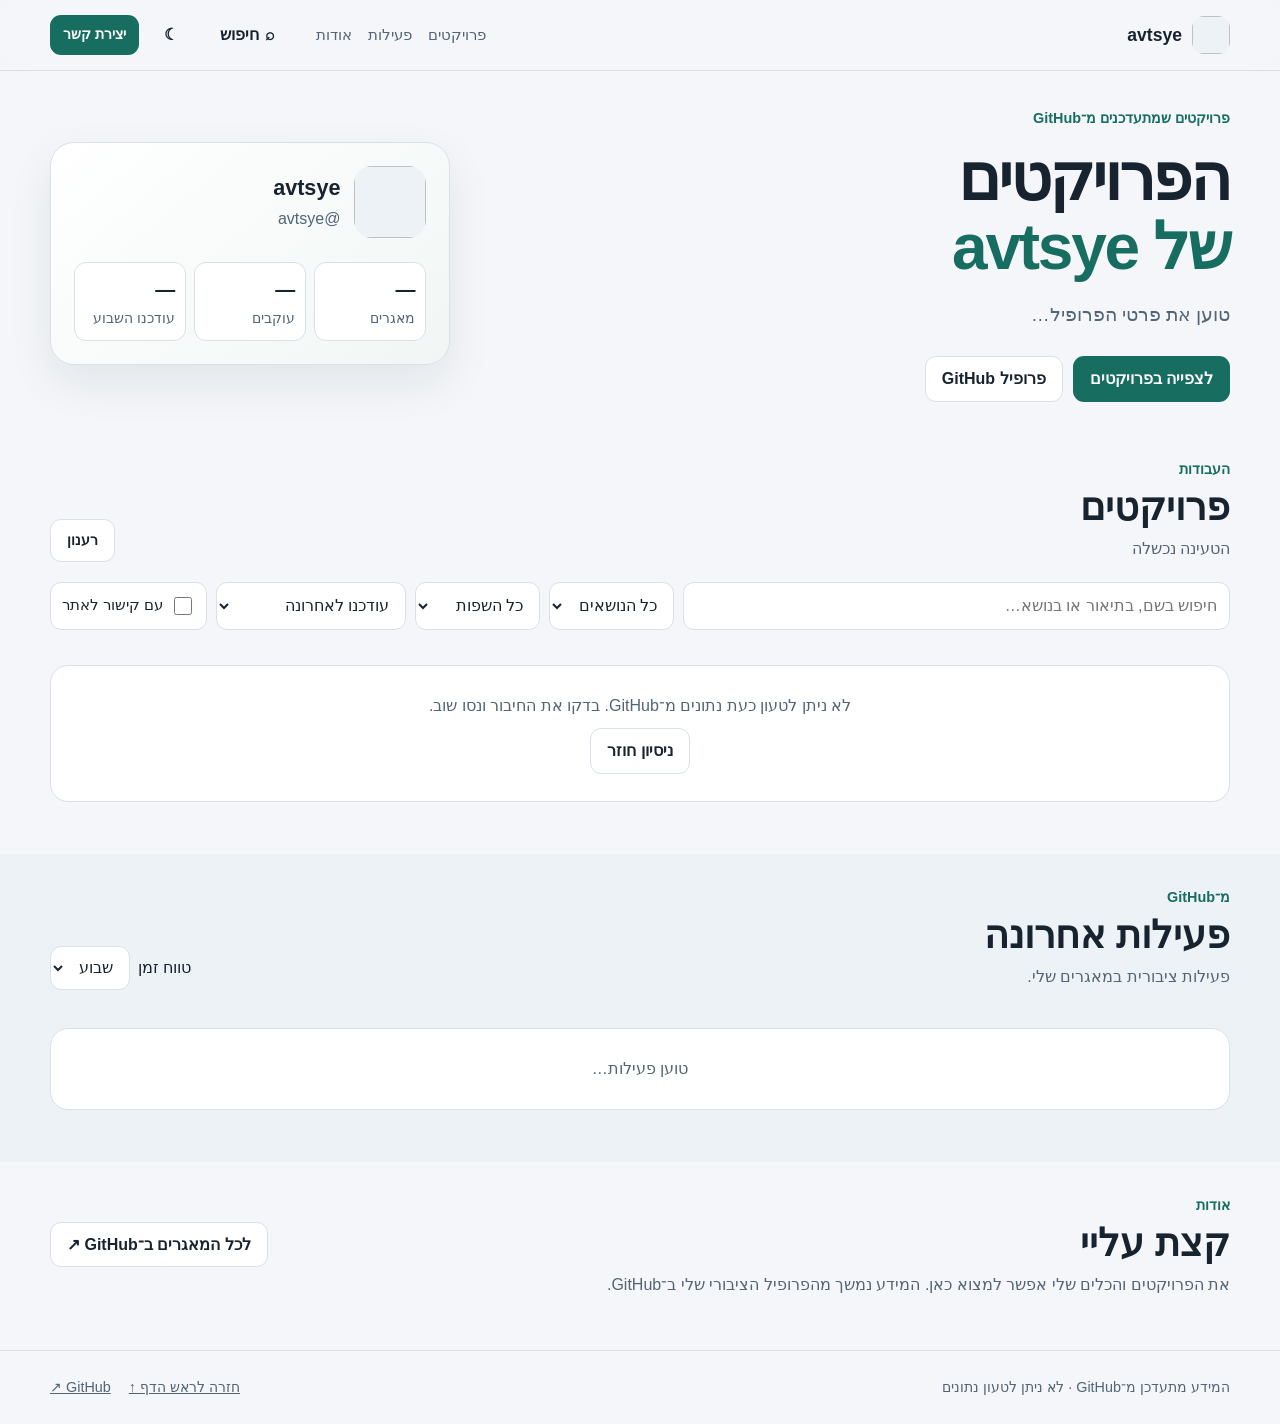
<file: index.html>
<!doctype html>
<html lang="he" dir="rtl">
<head>
  <meta charset="utf-8">
  <meta name="viewport" content="width=device-width, initial-scale=1">
  <meta name="description" content="הפרויקטים, הכלים והפעילות של avtsye — מידע שמתעדכן ישירות מ־GitHub.">
  <meta name="theme-color" content="#111827">
  <meta property="og:type" content="website">
  <meta property="og:title" content="הפרויקטים של avtsye">
  <meta property="og:description" content="פרויקטים, כלים ופעילות שמתעדכנים מ־GitHub.">
  <meta name="twitter:card" content="summary">
  <meta property="og:url" content="https://avtsye.github.io/index/">
  <link rel="canonical" href="https://avtsye.github.io/index/">
  <link rel="icon" type="image/svg+xml" href="favicon.svg">
  <link rel="manifest" href="manifest.webmanifest">
  <link rel="stylesheet" href="style.css?v=9">
  <title>הפרויקטים של avtsye</title>
  <script src="config.js?v=9" defer></script>
  <script src="app.js?v=9" defer></script>
</head>
<body>
  <a class="skip" href="#projects">דלגו לפרויקטים</a>
  <header class="site-header"><div class="wrap nav">
    <a class="brand" href="#top"><img id="navAvatar" width="38" height="38" alt=""><span id="navName">avtsye</span></a>
    <nav aria-label="ניווט ראשי"><a href="#projects">פרויקטים</a><a href="#activitySec" id="activityLink">פעילות</a><a href="#about">אודות</a></nav>
    <div class="nav-actions"><button id="quickSearch" class="quiet" type="button" aria-label="חיפוש מהיר">⌕ <span>חיפוש</span></button><button id="theme" class="quiet" type="button" aria-label="החלפת ערכת נושא">☾</button><button id="contact" class="primary small" type="button">יצירת קשר</button></div>
  </div></header>
  <main id="top">
    <section class="hero wrap" aria-labelledby="heroTitle"><div class="hero-copy"><span class="eyebrow">פרויקטים שמתעדכנים מ־GitHub</span><h1 id="heroTitle">הפרויקטים<br><span>של avtsye</span></h1><p id="bio" class="lead">טוען את פרטי הפרופיל…</p><div class="hero-actions"><a class="primary" href="#projects">לצפייה בפרויקטים</a><a class="secondary" id="profileLink" href="https://github.com/avtsye" target="_blank" rel="noopener noreferrer">פרופיל GitHub</a></div></div><aside class="profile" aria-label="פרטי פרופיל"><img id="avatar" width="72" height="72" alt=""><div><h2 id="name">avtsye</h2><span id="login">@avtsye</span></div><div class="stats"><div><b id="repoCount">—</b><span>מאגרים</span></div><div><b id="followers">—</b><span>עוקבים</span></div><div><b id="updatedThisWeek">—</b><span>עודכנו השבוע</span></div></div></aside></section>
    <section id="projects" class="section wrap" aria-labelledby="projectsTitle"><div class="section-head"><div><span class="kicker">העבודות</span><h2 id="projectsTitle">פרויקטים</h2><p id="resultCount" aria-live="polite">טוען פרויקטים…</p></div><div class="refresh"><span id="updated" aria-live="polite"></span><button id="refresh" class="secondary" type="button">רענון</button></div></div>
      <div class="toolbar"><label class="search-field"><span class="sr-only">חיפוש פרויקטים</span><input id="q" type="search" placeholder="חיפוש בשם, בתיאור או בנושא…" autocomplete="off"></label><label class="sr-only" for="topic">נושא</label><select id="topic"><option value="">כל הנושאים</option></select><label class="sr-only" for="lang">שפה</label><select id="lang"><option value="">כל השפות</option></select><label class="sr-only" for="sort">מיון</label><select id="sort"><option value="updated">עודכנו לאחרונה</option><option value="stars">הכי הרבה כוכבים</option><option value="name">לפי שם</option><option value="activity">לפי פעילות ציבורית אחרונה</option></select><label class="toggle"><input id="siteOnly" type="checkbox">עם קישור לאתר</label><button id="clearFilters" class="quiet" type="button" hidden>ניקוי סינון</button></div>
      <div id="topicChips" class="topic-chips" aria-label="נושאים נפוצים"></div><div id="repos" class="grid" aria-live="polite"><div class="skeleton"></div><div class="skeleton"></div><div class="skeleton"></div></div><button id="more" class="secondary more" type="button" hidden>הצגת פרויקטים נוספים</button>
    </section>
    <section id="activitySec" class="section activity-section" aria-labelledby="activityTitle"><div class="wrap"><div class="section-head"><div><span class="kicker">מ־GitHub</span><h2 id="activityTitle">פעילות אחרונה</h2><p>פעילות ציבורית במאגרים שלי.</p></div><label>טווח זמן <select id="activityRange"><option value="7">שבוע</option><option value="30">חודש</option></select></label></div><div id="dashStats" class="dashstats"></div><div id="activity" class="activity" aria-live="polite"><div class="loading">טוען פעילות…</div></div></div></section>
    <section id="about" class="section wrap about" aria-labelledby="aboutTitle"><div><span class="kicker">אודות</span><h2 id="aboutTitle">קצת עליי</h2><p id="aboutText">את הפרויקטים והכלים שלי אפשר למצוא כאן. המידע נמשך מהפרופיל הציבורי שלי ב־GitHub.</p></div><a id="aboutGitHub" class="secondary" href="https://github.com/avtsye" target="_blank" rel="noopener noreferrer">לכל המאגרים ב־GitHub ↗</a></section>
  </main>
  <footer><div class="wrap foot"><span>המידע מתעדכן מ־GitHub · <span id="dataState">ממתין לנתונים</span></span><div><a href="#top">חזרה לראש הדף ↑</a><a id="footerGh" href="https://github.com/avtsye" target="_blank" rel="noopener noreferrer">GitHub ↗</a></div></div></footer>
  <dialog id="details" class="dialog" aria-labelledby="detailsTitle"><div class="dialog-head"><h2 id="detailsTitle">פרטי פרויקט</h2><button class="close" data-close="details" type="button" aria-label="סגירה">×</button></div><div id="detailsBody"></div></dialog>
  <dialog id="palette" class="dialog palette" aria-label="חיפוש מהיר"><div class="dialog-head"><h2>חיפוש מהיר</h2><button class="close" data-close="palette" type="button" aria-label="סגירה">×</button></div><label class="sr-only" for="cmd">חיפוש פרויקט</label><input id="cmd" type="search" placeholder="הקלידו שם פרויקט…"><div id="cmdResults"></div></dialog>
  <dialog id="contactModal" class="dialog contactbox" aria-labelledby="contactHeading"><div class="dialog-head"><h2 id="contactHeading">יצירת קשר</h2><button class="close" data-close="contactModal" type="button" aria-label="סגירה">×</button></div><p>שלחו הודעה ואוכל להשיב לכתובת שתזינו. הפנייה נשמרת במאגר פרטי.</p><form id="contactForm"><label>שם<input name="name" required minlength="2" maxlength="100" autocomplete="name"></label><label>אימייל לחזרה<input name="email" type="email" dir="ltr" required maxlength="180" autocomplete="email"></label><label>נושא<input name="subject" maxlength="150"></label><label>הודעה<textarea name="message" required minlength="3" maxlength="5000" rows="5"></textarea></label><input class="hp" name="website" tabindex="-1" autocomplete="off" aria-hidden="true"><button id="contactSubmit" class="primary" type="submit">שליחת הפנייה</button><p id="contactStatus" class="formstatus" role="status" aria-live="polite"></p></form></dialog>
  <div id="toast" class="toast" role="status" aria-live="polite"></div>
</body>
</html>
</file>
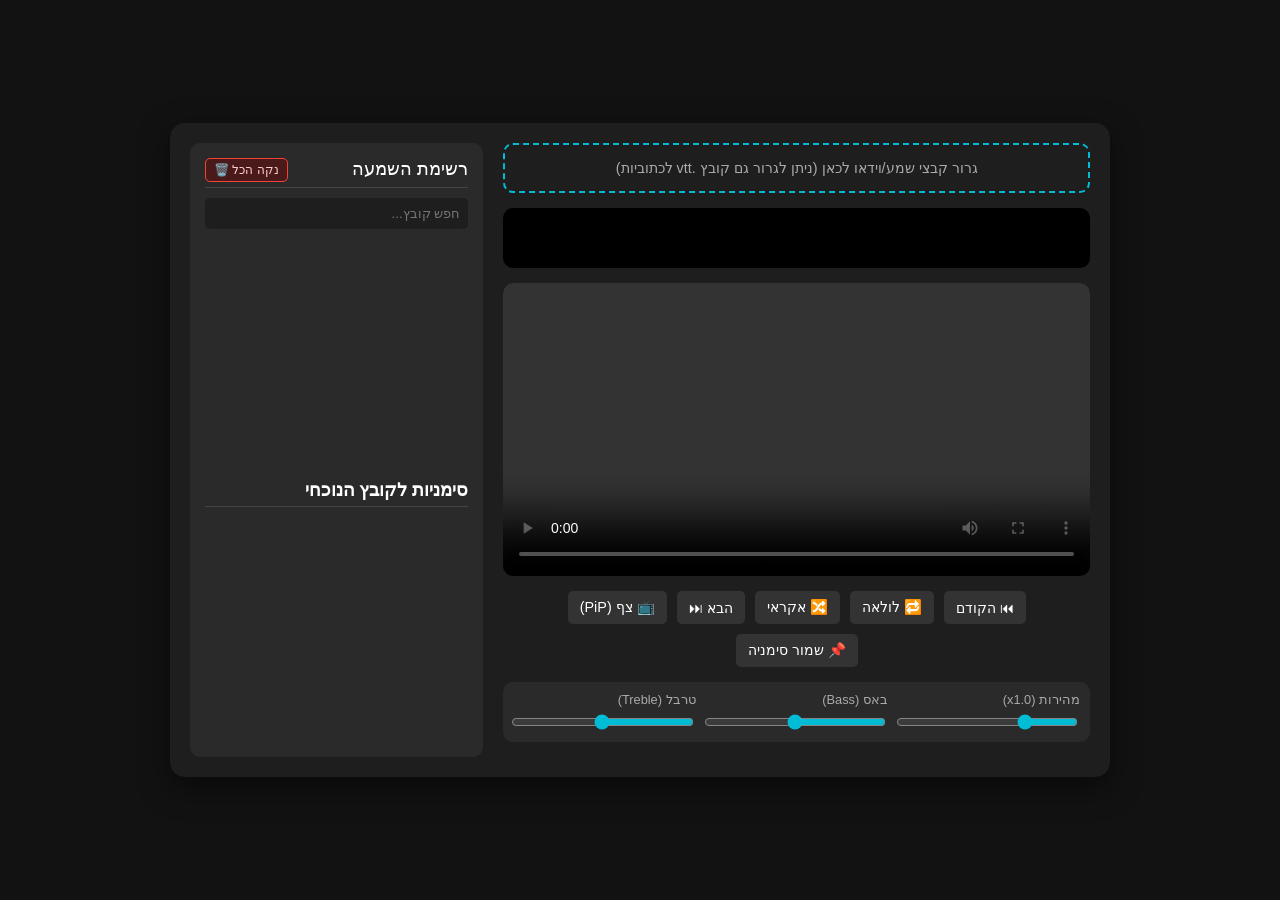
<file: advanced_media_player.html>
<!DOCTYPE html>
<html lang="he" dir="rtl">
<head>
    <meta charset="UTF-8">
    <meta name="viewport" content="width=device-width, initial-scale=1.0">
    <title>נגן מדיה מתקדם - PWA</title>
    <style>
        :root {
            --bg-color: #121212;
            --surface-color: #1e1e1e;
            --primary-color: #00bcd4;
            --secondary-color: #ff4081;
            --danger-color: #f44336;
            --text-color: #ffffff;
            --text-secondary: #aaaaaa;
        }

        body {
            font-family: 'Segoe UI', Tahoma, Geneva, Verdana, sans-serif;
            background-color: var(--bg-color);
            color: var(--text-color);
            margin: 0;
            display: flex;
            justify-content: center;
            align-items: center;
            min-height: 100vh;
            padding: 20px;
            box-sizing: border-box;
        }

        .player-container {
            background-color: var(--surface-color);
            width: 100%;
            max-width: 900px;
            border-radius: 15px;
            padding: 20px;
            box-shadow: 0 10px 30px rgba(0,0,0,0.5);
            display: grid;
            grid-template-columns: 2fr 1fr;
            gap: 20px;
        }

        @media (max-width: 768px) {
            .player-container {
                grid-template-columns: 1fr;
            }
        }

        .main-panel {
            display: flex;
            flex-direction: column;
        }

        .side-panel {
            background: #2a2a2a;
            padding: 15px;
            border-radius: 10px;
            display: flex;
            flex-direction: column;
            max-height: 700px;
        }

        /* Drag & Drop Zone */
        #drop-zone {
            border: 2px dashed var(--primary-color);
            border-radius: 10px;
            padding: 15px;
            text-align: center;
            color: var(--text-secondary);
            cursor: pointer;
            transition: 0.3s;
            margin-bottom: 15px;
            font-size: 0.9em;
        }

        #drop-zone:hover, #drop-zone.dragover {
            background-color: rgba(0, 188, 212, 0.1);
            color: var(--primary-color);
        }

        canvas {
            width: 100%;
            height: 60px;
            background-color: #000;
            border-radius: 10px;
            margin-bottom: 15px;
        }

        video {
            width: 100%;
            max-height: 350px;
            background-color: #000;
            border-radius: 10px;
            margin-bottom: 15px;
            outline: none;
            min-height: 50px;
        }

        /* Button Controls */
        .btn-controls {
            display: flex;
            justify-content: center;
            gap: 10px;
            margin-bottom: 15px;
            flex-wrap: wrap;
        }

        button {
            background-color: #333;
            color: white;
            border: none;
            padding: 8px 12px;
            border-radius: 5px;
            cursor: pointer;
            transition: 0.2s;
            font-size: 0.9em;
        }

        button:hover { background-color: var(--primary-color); color: #000; }
        button.active { background-color: var(--secondary-color); color: #fff; }
        
        button.danger { background-color: #4a1a1a; color: #ffcccc; border: 1px solid var(--danger-color); }
        button.danger:hover { background-color: var(--danger-color); color: white; }

        /* Slider Controls */
        .sliders {
            display: grid;
            grid-template-columns: 1fr 1fr 1fr;
            gap: 10px;
            margin-bottom: 15px;
            background: #2a2a2a;
            padding: 10px;
            border-radius: 10px;
        }

        .control-group {
            display: flex;
            flex-direction: column;
        }

        .control-group label {
            font-size: 0.8em;
            color: var(--text-secondary);
            margin-bottom: 5px;
        }

        input[type=range] { width: 100%; accent-color: var(--primary-color); }

        /* Playlists & Bookmarks */
        .panel-title {
            font-size: 1.1em;
            border-bottom: 1px solid #444;
            padding-bottom: 5px;
            margin-bottom: 10px;
            margin-top: 0;
            display: flex;
            justify-content: space-between;
            align-items: center;
        }

        .search-bar {
            width: 100%;
            padding: 8px;
            border-radius: 5px;
            border: none;
            background: #1e1e1e;
            color: white;
            margin-bottom: 10px;
            box-sizing: border-box;
        }

        ul {
            list-style: none;
            padding: 0;
            margin: 0;
            overflow-y: auto;
            flex-grow: 1;
        }

        #playlist li, #bookmarks-list li {
            padding: 8px;
            background: #1e1e1e;
            margin-bottom: 5px;
            border-radius: 5px;
            cursor: pointer;
            font-size: 0.9em;
            display: flex;
            justify-content: space-between;
            align-items: center;
        }

        #playlist li:hover, #bookmarks-list li:hover { background: #444; }
        #playlist li.playing { background: var(--primary-color); color: #000; font-weight: bold; }
        
        .track-info {
            display: flex;
            align-items: center;
            gap: 8px;
            flex-grow: 1;
            overflow: hidden;
            text-overflow: ellipsis;
            white-space: nowrap;
        }

        .action-btn {
            background: none;
            border: none;
            color: var(--text-secondary);
            cursor: pointer;
            padding: 5px;
            border-radius: 3px;
        }
        .action-btn:hover { background: rgba(255,0,0,0.2); color: var(--danger-color); }
        .playing .action-btn { color: #000; }
        .playing .action-btn:hover { background: rgba(0,0,0,0.1); color: #d32f2f; }


        .bookmarks-container {
            margin-top: 15px;
            display: flex;
            flex-direction: column;
            flex-grow: 1;
        }

        #fileInput { display: none; }
    </style>
</head>
<body>

    <div class="player-container">
        
        <!-- Main Panel -->
        <div class="main-panel">
            <div id="drop-zone" onclick="document.getElementById('fileInput').click()">
                גרור קבצי שמע/וידאו לכאן (ניתן לגרור גם קובץ .vtt לכתוביות)
            </div>
            <input type="file" id="fileInput" accept="audio/*, video/*, .vtt" multiple onchange="handleFiles(this.files)">

            <canvas id="visualizer"></canvas>
            
            <video id="mediaPlayer" controls playsinline>
                <track id="subtitleTrack" kind="subtitles" srclang="he" label="עברית" default>
            </video>

            <div class="btn-controls">
                <button onclick="playPrev()">⏮ הקודם</button>
                <button id="btnLoop" onclick="toggleLoop()">🔁 לולאה</button>
                <button id="btnShuffle" onclick="toggleShuffle()">🔀 אקראי</button>
                <button onclick="playNext()">הבא ⏭</button>
                <button onclick="togglePiP()">📺 צף (PiP)</button>
                <button onclick="addBookmark()">📌 שמור סימניה</button>
            </div>

            <div class="sliders">
                <div class="control-group">
                    <label>מהירות (x<span id="speedVal">1.0</span>)</label>
                    <input type="range" id="speed" min="0.25" max="3" step="0.25" value="1" oninput="changeSpeed(this.value)">
                </div>
                <div class="control-group">
                    <label>באס (Bass)</label>
                    <input type="range" id="bass" min="-20" max="20" step="1" value="0" oninput="updateEQ()">
                </div>
                <div class="control-group">
                    <label>טרבל (Treble)</label>
                    <input type="range" id="treble" min="-20" max="20" step="1" value="0" oninput="updateEQ()">
                </div>
            </div>
        </div>

        <!-- Side Panel -->
        <div class="side-panel">
            <div class="panel-title">
                <span>רשימת השמעה</span>
                <button class="danger" onclick="clearDatabase()" style="font-size: 0.7em; padding: 4px 8px;">נקה הכל 🗑️</button>
            </div>
            <input type="text" class="search-bar" placeholder="חפש קובץ..." oninput="filterPlaylist(this.value)">
            <ul id="playlist"></ul>

            <div class="bookmarks-container">
                <h3 class="panel-title">סימניות לקובץ הנוכחי</h3>
                <ul id="bookmarks-list"></ul>
            </div>
        </div>

    </div>

    <script>
        // -- Global Variables --
        let db;
        let audioCtx, analyser, source, bassNode, trebleNode;
        let currentObjectUrl = null;
        let subtitleUrl = null;
        const player = document.getElementById('mediaPlayer');
        const canvas = document.getElementById('visualizer');
        const canvasCtx = canvas.getContext('2d');
        
        let allTracks = [];
        let currentTrackId = null;
        let isLoop = false;
        let isShuffle = false;

        // -- Initialize IndexedDB --
        const request = indexedDB.open("ProMediaDB", 1);
        request.onupgradeneeded = e => {
            db = e.target.result;
            db.createObjectStore("tracks", { keyPath: "id", autoIncrement: true });
        };
        request.onsuccess = e => {
            db = e.target.result;
            loadPlaylist();
            restoreState();
        };

        // -- Drag and Drop --
        const dropZone = document.getElementById('drop-zone');
        dropZone.addEventListener('dragover', e => { e.preventDefault(); dropZone.classList.add('dragover'); });
        dropZone.addEventListener('dragleave', () => dropZone.classList.remove('dragover'));
        dropZone.addEventListener('drop', e => {
            e.preventDefault();
            dropZone.classList.remove('dragover');
            handleFiles(e.dataTransfer.files);
        });

        function handleFiles(files) {
            const transaction = db.transaction(["tracks"], "readwrite");
            const store = transaction.objectStore("tracks");
            let audioVideoAdded = false;

            Array.from(files).forEach(file => {
                if (file.type.startsWith('audio/') || file.type.startsWith('video/')) {
                    store.add({ name: file.name, type: file.type.startsWith('video/') ? 'video' : 'audio', blob: file });
                    audioVideoAdded = true;
                } else if (file.name.endsWith('.vtt')) {
                    if (subtitleUrl) URL.revokeObjectURL(subtitleUrl);
                    subtitleUrl = URL.createObjectURL(file);
                    document.getElementById('subtitleTrack').src = subtitleUrl;
                    alert("נטענו כתוביות בהצלחה!");
                }
            });
            
            if (audioVideoAdded) {
                transaction.oncomplete = () => loadPlaylist();
            }
        }

        // -- Load Playlist & File Management --
        function loadPlaylist(filter = "") {
            const list = document.getElementById('playlist');
            list.innerHTML = "";
            allTracks = [];
            
            db.transaction("tracks").objectStore("tracks").openCursor().onsuccess = e => {
                const cursor = e.target.result;
                if (cursor) {
                    allTracks.push(cursor.value);
                    if (cursor.value.name.toLowerCase().includes(filter.toLowerCase())) {
                        const li = document.createElement("li");
                        li.dataset.id = cursor.value.id;
                        
                        const trackInfo = document.createElement("div");
                        trackInfo.className = "track-info";
                        trackInfo.innerHTML = `<span>${cursor.value.type === 'video' ? '🎬' : '🎵'}</span> <span>${cursor.value.name}</span>`;
                        trackInfo.onclick = () => playTrack(cursor.value);
                        
                        const deleteBtn = document.createElement("button");
                        deleteBtn.className = "action-btn";
                        deleteBtn.innerHTML = "🗑️";
                        deleteBtn.title = "מחק קובץ";
                        deleteBtn.onclick = (e) => {
                            e.stopPropagation(); // מונע הפעלת השיר בעת לחיצה על מחיקה
                            deleteTrack(cursor.value.id);
                        };

                        li.appendChild(trackInfo);
                        li.appendChild(deleteBtn);
                        list.appendChild(li);
                    }
                    cursor.continue();
                } else {
                    highlightCurrentTrack();
                }
            };
        }

        function filterPlaylist(query) { loadPlaylist(query); }

        function deleteTrack(id) {
            if(confirm("האם למחוק קובץ זה?")) {
                const transaction = db.transaction(["tracks"], "readwrite");
                transaction.objectStore("tracks").delete(id);
                transaction.oncomplete = () => {
                    // אם השיר שנמחק הוא זה שמתנגן כעת
                    if (id === currentTrackId) {
                        player.pause();
                        player.src = "";
                        currentTrackId = null;
                        localStorage.removeItem('lastTrackId');
                        document.getElementById('bookmarks-list').innerHTML = ""; // ניקוי סימניות לשיר שנמחק
                    }
                    loadPlaylist();
                };
            }
        }

        function clearDatabase() {
            if(confirm("אזהרה: פעולה זו תמחק את כל הקבצים והשירים ששמורים בנגן. האם להמשיך?")) {
                const transaction = db.transaction(["tracks"], "readwrite");
                transaction.objectStore("tracks").clear();
                transaction.oncomplete = () => {
                    player.pause();
                    player.src = "";
                    currentTrackId = null;
                    localStorage.removeItem('lastTrackId');
                    document.getElementById('bookmarks-list').innerHTML = "";
                    loadPlaylist();
                    alert("המסד נתונים נוקה בהצלחה.");
                };
            }
        }

        // -- Playback --
        function playTrack(track, resumeTime = 0) {
            initWebAudio();
            currentTrackId = track.id;
            
            if (currentObjectUrl) URL.revokeObjectURL(currentObjectUrl);
            currentObjectUrl = URL.createObjectURL(track.blob); 
            
            player.src = currentObjectUrl;
            player.currentTime = resumeTime;
            player.play().catch(e => console.log("Requires interaction"));

            highlightCurrentTrack();
            loadBookmarks();

            localStorage.setItem('lastTrackId', track.id);
        }

        function highlightCurrentTrack() {
            document.querySelectorAll('#playlist li').forEach(li => li.classList.remove('playing'));
            if (currentTrackId) {
                const activeLi = document.querySelector(`#playlist li[data-id='${currentTrackId}']`);
                if (activeLi) activeLi.classList.add('playing');
            }
        }

        // -- Controls (Next/Prev/Loop/Shuffle) --
        function toggleLoop() {
            isLoop = !isLoop;
            document.getElementById('btnLoop').classList.toggle('active', isLoop);
            player.loop = isLoop;
        }

        function toggleShuffle() {
            isShuffle = !isShuffle;
            document.getElementById('btnShuffle').classList.toggle('active', isShuffle);
        }

        function playNext() {
            if (allTracks.length === 0) return;
            if (isShuffle) {
                const randomIndex = Math.floor(Math.random() * allTracks.length);
                playTrack(allTracks[randomIndex]);
                return;
            }
            const currentIndex = allTracks.findIndex(t => t.id === currentTrackId);
            const nextIndex = (currentIndex + 1) % allTracks.length;
            playTrack(allTracks[nextIndex]);
        }

        function playPrev() {
            if (allTracks.length === 0) return;
            const currentIndex = allTracks.findIndex(t => t.id === currentTrackId);
            const prevIndex = (currentIndex - 1 + allTracks.length) % allTracks.length;
            playTrack(allTracks[prevIndex]);
        }

        player.addEventListener('ended', () => {
            if (!isLoop) playNext();
        });

        // -- Picture in Picture --
        async function togglePiP() {
            if (document.pictureInPictureElement) {
                await document.exitPictureInPicture();
            } else if (player.readyState >= 2 && player.videoWidth > 0) {
                await player.requestPictureInPicture().catch(err => alert("שגיאה בהפעלת PiP (אפשרי רק בווידאו)"));
            }
        }

        // -- Bookmarks --
        function formatTime(seconds) {
            const m = Math.floor(seconds / 60).toString().padStart(2, '0');
            const s = Math.floor(seconds % 60).toString().padStart(2, '0');
            return `${m}:${s}`;
        }

        function addBookmark() {
            if (!currentTrackId) return alert("יש לנגן קובץ תחילה");
            const time = player.currentTime;
            const key = `bookmarks_${currentTrackId}`;
            const bookmarks = JSON.parse(localStorage.getItem(key) || "[]");
            
            bookmarks.push(time);
            bookmarks.sort((a, b) => a - b);
            localStorage.setItem(key, JSON.stringify(bookmarks));
            loadBookmarks();
        }

        function loadBookmarks() {
            const list = document.getElementById('bookmarks-list');
            list.innerHTML = "";
            if (!currentTrackId) return;
            
            const key = `bookmarks_${currentTrackId}`;
            const bookmarks = JSON.parse(localStorage.getItem(key) || "[]");
            
            bookmarks.forEach((time, index) => {
                const li = document.createElement("li");
                
                const bmInfo = document.createElement("div");
                bmInfo.className = "track-info";
                bmInfo.style.cursor = "pointer";
                bmInfo.innerHTML = `<span>סימניה ${index + 1}</span> <span style="color:var(--primary-color)">${formatTime(time)}</span>`;
                bmInfo.onclick = () => { player.currentTime = time; player.play(); };

                const delBtn = document.createElement("button");
                delBtn.className = "action-btn";
                delBtn.innerHTML = "❌";
                delBtn.style.opacity = "0.7";
                delBtn.onclick = (e) => {
                    e.stopPropagation();
                    bookmarks.splice(index, 1);
                    localStorage.setItem(key, JSON.stringify(bookmarks));
                    loadBookmarks();
                };
                
                li.appendChild(bmInfo);
                li.appendChild(delBtn);
                list.appendChild(li);
            });
        }

        // -- Keyboard Shortcuts --
        document.addEventListener('keydown', (e) => {
            if (e.target.tagName === 'INPUT') return;
            
            switch(e.code) {
                case 'Space': 
                    e.preventDefault(); 
                    player.paused ? player.play() : player.pause(); 
                    break;
                case 'ArrowRight': 
                    player.currentTime = Math.min(player.duration, player.currentTime + 10); 
                    break;
                case 'ArrowLeft': 
                    player.currentTime = Math.max(0, player.currentTime - 10); 
                    break;
                case 'ArrowUp': 
                    e.preventDefault();
                    player.volume = Math.min(1, player.volume + 0.1); 
                    break;
                case 'ArrowDown': 
                    e.preventDefault();
                    player.volume = Math.max(0, player.volume - 0.1); 
                    break;
            }
        });

        // -- State Persistence --
        player.addEventListener('timeupdate', () => {
            if (player.currentTime > 0) localStorage.setItem('lastTrackTime', player.currentTime);
        });

        function restoreState() {
            const lastTrackId = localStorage.getItem('lastTrackId');
            const lastTime = localStorage.getItem('lastTrackTime');
            
            if (lastTrackId) {
                const req = db.transaction("tracks").objectStore("tracks").get(Number(lastTrackId));
                req.onsuccess = () => {
                    if (req.result) {
                        currentTrackId = req.result.id;
                        playTrack(req.result, Number(lastTime || 0));
                        player.pause();
                    }
                };
            }
        }

        // -- Web Audio API --
        function initWebAudio() {
            if (audioCtx) return; 
            
            audioCtx = new (window.AudioContext || window.webkitAudioContext)();
            analyser = audioCtx.createAnalyser();
            analyser.fftSize = 256;

            bassNode = audioCtx.createBiquadFilter();
            bassNode.type = "lowshelf";
            bassNode.frequency.value = 250;

            trebleNode = audioCtx.createBiquadFilter();
            trebleNode.type = "highshelf";
            trebleNode.frequency.value = 4000;

            source = audioCtx.createMediaElementSource(player);
            source.connect(bassNode);
            bassNode.connect(trebleNode);
            trebleNode.connect(analyser);
            analyser.connect(audioCtx.destination);

            drawVisualizer();
        }

        function updateEQ() {
            if (!bassNode) return;
            bassNode.gain.value = document.getElementById('bass').value;
            trebleNode.gain.value = document.getElementById('treble').value;
        }

        function changeSpeed(val) {
            player.playbackRate = val;
            document.getElementById('speedVal').textContent = val;
        }

        function drawVisualizer() {
            requestAnimationFrame(drawVisualizer);
            const bufferLength = analyser.frequencyBinCount;
            const dataArray = new Uint8Array(bufferLength);
            analyser.getByteFrequencyData(dataArray);

            canvasCtx.fillStyle = '#000';
            canvasCtx.fillRect(0, 0, canvas.width, canvas.height);

            const barWidth = (canvas.width / bufferLength) * 2.5;
            let barHeight, x = 0;

            for (let i = 0; i < bufferLength; i++) {
                barHeight = dataArray[i] / 2;
                canvasCtx.fillStyle = `rgb(${barHeight + 100}, 188, 212)`;
                canvasCtx.fillRect(x, canvas.height - barHeight, barWidth, barHeight);
                x += barWidth + 1;
            }
        }
    </script>
</body>
</html>
</file>
<file: style.css>
:root{color-scheme:light;--bg:#f4f6f9;--paper:#fff;--soft:#edf2f6;--ink:#17232f;--muted:#526476;--line:#d9e1e8;--brand:#176d60;--brand-ink:#fff;--accent:#c4f5e6;--shadow:0 18px 45px rgba(16,35,51,.08)}
[data-theme=dark]{color-scheme:dark;--bg:#0d1720;--paper:#172430;--soft:#20323e;--ink:#eef7f8;--muted:#b2c4cb;--line:#36505e;--brand:#72dbc0;--brand-ink:#09251f;--accent:#234d44;--shadow:0 18px 45px rgba(0,0,0,.24)}
*{box-sizing:border-box}html{scroll-behavior:smooth}body{margin:0;background:var(--bg);color:var(--ink);font:1rem/1.6 Arial,"Segoe UI",sans-serif}button,input,select,textarea{font:inherit}button{cursor:pointer}button:disabled{opacity:.55;cursor:wait}a{color:inherit}a:hover{text-decoration-color:var(--brand)}:focus-visible{outline:3px solid var(--brand);outline-offset:3px}section{scroll-margin-top:85px}[hidden]{display:none!important}.wrap{width:min(1180px,calc(100% - 36px));margin-inline:auto}.sr-only{position:absolute;width:1px;height:1px;overflow:hidden;clip:rect(0,0,0,0);white-space:nowrap}.skip{position:absolute;top:-100px;right:16px;background:var(--paper);padding:10px;z-index:100}.skip:focus{top:8px}
.site-header{position:sticky;top:0;z-index:10;background:color-mix(in srgb,var(--bg) 91%,transparent);backdrop-filter:blur(15px);border-bottom:1px solid var(--line)}.nav{min-height:70px;display:flex;align-items:center;gap:24px}.brand{display:inline-flex;align-items:center;gap:10px;text-decoration:none;font-size:1.1rem;font-weight:800;margin-inline-end:auto}.brand img{border-radius:12px;background:var(--soft)}.nav nav,.nav-actions{display:flex;align-items:center;gap:16px}.nav nav a{text-decoration:none;color:var(--muted);font-size:.95rem}.nav nav a:hover{color:var(--ink)}.nav-actions{gap:8px}.primary,.secondary,.quiet{display:inline-flex;justify-content:center;align-items:center;gap:6px;text-decoration:none;border-radius:11px;min-height:42px;padding:9px 16px;font-weight:700;border:1px solid transparent}.primary{background:var(--brand);color:var(--brand-ink)}.primary:hover{filter:brightness(.93)}.secondary{background:var(--paper);color:var(--ink);border-color:var(--line)}.secondary:hover,.quiet:hover{border-color:var(--brand);background:var(--soft)}.quiet{background:transparent;color:var(--ink);border-color:transparent}.small{min-height:38px;padding:7px 12px;font-size:.9rem}
.hero{display:grid;grid-template-columns:minmax(0,1.3fr) minmax(280px,.7fr);gap:36px;align-items:center;padding-block:34px 24px}.eyebrow,.kicker{font-size:.9rem;color:var(--brand);font-weight:800}.hero h1{font-size:clamp(2.5rem,5vw,4.5rem);line-height:1.08;letter-spacing:-.035em;margin:13px 0 16px}.hero h1 span{color:var(--brand)}.lead{font-size:1.16rem;color:var(--muted);max-width:650px}.hero-actions{display:flex;gap:10px;flex-wrap:wrap;margin-top:26px}.profile{display:grid;grid-template-columns:72px 1fr;align-items:center;gap:14px;background:linear-gradient(140deg,var(--paper),color-mix(in srgb,var(--brand) 6%,var(--paper)));border:1px solid var(--line);border-radius:24px;padding:23px;box-shadow:var(--shadow)}.profile>img{border-radius:18px;background:var(--soft)}.profile h2{font-size:1.35rem;margin:0}.profile #login{color:var(--muted)}.stats{grid-column:1/-1;display:grid;grid-template-columns:repeat(3,1fr);gap:8px;margin-top:10px}.stats div{background:var(--paper);border:1px solid var(--line);border-radius:12px;padding:10px}.stats b{display:block;font-size:1.25rem}.stats span{font-size:.85rem;color:var(--muted)}
.section{padding-block:30px 52px}.section-head{display:flex;justify-content:space-between;align-items:end;gap:20px;margin-bottom:20px}.section-head h2,.about h2{font-size:clamp(1.9rem,3vw,2.6rem);line-height:1.2;margin:3px 0}.section-head p,.about p{color:var(--muted);margin:6px 0 0}.refresh{display:flex;align-items:center;gap:12px;color:var(--muted);font-size:.9rem}.toolbar{display:flex;align-items:stretch;flex-wrap:wrap;gap:9px;margin-bottom:14px}.toolbar input[type=search],.toolbar select,.section-head select,.dialog input,.dialog textarea{background:var(--paper);color:var(--ink);border:1px solid var(--line);border-radius:11px;padding:10px 12px;min-height:44px}.toolbar .search-field{flex:1 1 280px}.toolbar input[type=search]{width:100%}.toolbar select{max-width:190px;min-width:125px}.toggle{display:flex;align-items:center;gap:7px;background:var(--paper);border:1px solid var(--line);border-radius:11px;padding:6px 11px;white-space:nowrap;font-size:.92rem}.toggle input{accent-color:var(--brand);width:18px;height:18px}.topic-chips{display:flex;flex-wrap:wrap;gap:7px;margin-bottom:21px}.chip{background:var(--paper);color:var(--muted);border:1px solid var(--line);border-radius:999px;padding:5px 13px;font-size:.9rem}.chip.active,.chip:hover{background:var(--accent);border-color:var(--brand);color:var(--ink)}
.grid{display:grid;grid-template-columns:repeat(3,minmax(0,1fr));gap:16px}.card{min-height:270px;display:flex;flex-direction:column;background:var(--paper);border:1px solid var(--line);border-radius:20px;padding:22px;transition:transform .2s,box-shadow .2s}.card:hover{transform:translateY(-3px);box-shadow:var(--shadow)}.card.featured{border-color:color-mix(in srgb,var(--brand) 55%,var(--line));background:linear-gradient(150deg,var(--accent),var(--paper) 55%)}.card-top{display:flex;align-items:center;justify-content:space-between}.repoicon{display:grid;place-items:center;width:43px;height:43px;border-radius:13px;background:var(--soft);color:var(--brand);font-weight:900}.featured-tag{font-size:.85rem;font-weight:700;color:var(--brand)}.card h3{font-size:1.3rem;margin:14px 0 6px;overflow-wrap:anywhere}.card p{color:var(--muted);margin:0 0 17px;flex:1;overflow-wrap:anywhere}.card-tags,.card-actions,.detail-actions{display:flex;flex-wrap:wrap;gap:7px}.card-tags span{font-size:.85rem;background:var(--soft);border-radius:999px;padding:3px 9px}.card-actions{margin-top:16px}.card-foot{display:flex;justify-content:space-between;gap:10px;color:var(--muted);font-size:.85rem;margin-top:16px;border-top:1px solid var(--line);padding-top:11px}.more{display:flex;margin:24px auto 0}.empty,.loading{grid-column:1/-1;background:var(--paper);border:1px solid var(--line);border-radius:18px;padding:27px;text-align:center;color:var(--muted)}.empty button{margin-top:10px}.skeleton{height:270px;background:linear-gradient(90deg,var(--paper),var(--soft),var(--paper));background-size:200% 100%;border-radius:20px;animation:shimmer 1.3s infinite}@keyframes shimmer{to{background-position:-200% 0}}
.activity-section{background:var(--soft)}.activity-section .section-head label{display:flex;align-items:center;gap:8px}.dashstats{display:grid;grid-template-columns:repeat(3,1fr);gap:12px;margin-bottom:18px}.dashstats div{background:var(--paper);border:1px solid var(--line);border-radius:15px;padding:16px}.dashstats b{display:block;font-size:1.5rem}.dashstats span{color:var(--muted);font-size:.9rem}.activity{display:grid;grid-template-columns:repeat(2,minmax(0,1fr));gap:9px}.event{display:flex;justify-content:space-between;align-items:center;gap:10px;background:var(--paper);border:1px solid var(--line);border-radius:13px;padding:12px 14px}.event span{display:block;color:var(--muted);overflow-wrap:anywhere}.event time{color:var(--muted);white-space:nowrap;font-size:.85rem}.about{display:flex;align-items:center;justify-content:space-between;gap:20px}.about p{max-width:680px}footer{border-top:1px solid var(--line);color:var(--muted);font-size:.9rem}.foot{display:flex;justify-content:space-between;gap:14px;align-items:center;padding-block:25px}.foot>div{display:flex;gap:18px}
.dialog{width:min(660px,calc(100% - 24px));max-height:min(85dvh,850px);overflow:auto;padding:24px;background:var(--paper);color:var(--ink);border:1px solid var(--line);border-radius:20px;box-shadow:var(--shadow)}.dialog::backdrop{background:rgba(2,15,24,.65)}.dialog-head{display:flex;align-items:center;justify-content:space-between;gap:12px}.dialog-head h2{font-size:1.5rem;margin:0 0 15px}.close{order:1;font-size:1.8rem;line-height:1;border:0;background:transparent;color:var(--ink);width:42px;height:42px}.detailgrid{display:grid;grid-template-columns:repeat(2,1fr);gap:9px;margin-block:19px}.detailgrid div{background:var(--soft);padding:12px;border-radius:12px}.detailgrid b,.detailgrid span{display:block}.detailgrid span{color:var(--muted);overflow-wrap:anywhere}.palette input{width:100%}.palette #cmdResults{margin-top:10px}.palette #cmdResults button{display:block;width:100%;text-align:start;background:transparent;color:var(--ink);border:0;border-bottom:1px solid var(--line);padding:11px;cursor:pointer}.palette #cmdResults button:hover{background:var(--soft)}.palette small{display:block;color:var(--muted);font-size:.85rem}.contactbox p{color:var(--muted)}.contactbox form,.contactbox label{display:grid;gap:7px}.contactbox form{gap:14px}.contactbox label{font-weight:700}.contactbox input,.contactbox textarea{width:100%}.contactbox textarea{resize:vertical}.hp{position:absolute!important;left:-9999px!important;opacity:0!important;pointer-events:none!important}.formstatus{min-height:24px;margin:0!important}.toast{position:fixed;bottom:22px;left:50%;transform:translate(-50%,20px);opacity:0;pointer-events:none;background:var(--ink);color:var(--bg);padding:10px 16px;border-radius:10px;z-index:30;transition:.2s}.toast.show{opacity:1;transform:translate(-50%,0)}.not-found{min-height:90vh;max-width:640px;margin:auto;display:grid;align-content:center;justify-items:start;padding:30px}.not-found h1{font-size:3rem;margin:0}.not-found p{color:var(--muted)}
@media(max-width:940px){.nav{flex-wrap:wrap;padding-top:6px}.nav nav{display:flex;order:3;width:100%;justify-content:center;border-top:1px solid var(--line);padding:5px 0}.nav nav a{padding:4px 7px}.hero{grid-template-columns:1fr;gap:18px;padding-top:36px}.profile{max-width:520px}.grid{grid-template-columns:repeat(2,minmax(0,1fr))}}
@media(max-width:650px){.wrap{width:min(100% - 24px,1180px)}.nav{min-height:62px;gap:9px}.brand{font-size:.97rem}.nav-actions{gap:1px}.nav-actions #quickSearch span{display:none}.nav-actions .quiet{padding-inline:8px}.hero{padding-block:27px 15px}.hero h1{font-size:clamp(2.45rem,12vw,3.8rem)}.profile{padding:15px}.section{padding-block:26px 44px}.section-head,.about,.foot{align-items:start;flex-direction:column}.refresh{width:100%;justify-content:space-between}.toolbar select{flex:1}.grid,.activity{grid-template-columns:1fr}.dashstats{grid-template-columns:repeat(3,1fr)}.dashstats div{padding:10px}.dashstats b{font-size:1.2rem}.event{align-items:start;flex-direction:column}.dialog{padding:18px}.detailgrid{grid-template-columns:1fr}}
@media(max-width:390px){.brand img{display:none}.nav-actions .small{padding-inline:8px}.stats span{font-size:.76rem}}
@media(prefers-reduced-motion:reduce){*,*::before,*::after{scroll-behavior:auto!important;animation-duration:.01ms!important;transition-duration:.01ms!important}}

mark{background:var(--accent);color:var(--ink);border-radius:3px;padding-inline:1px}

@media(max-width:940px){section{scroll-margin-top:120px}}
</file>
